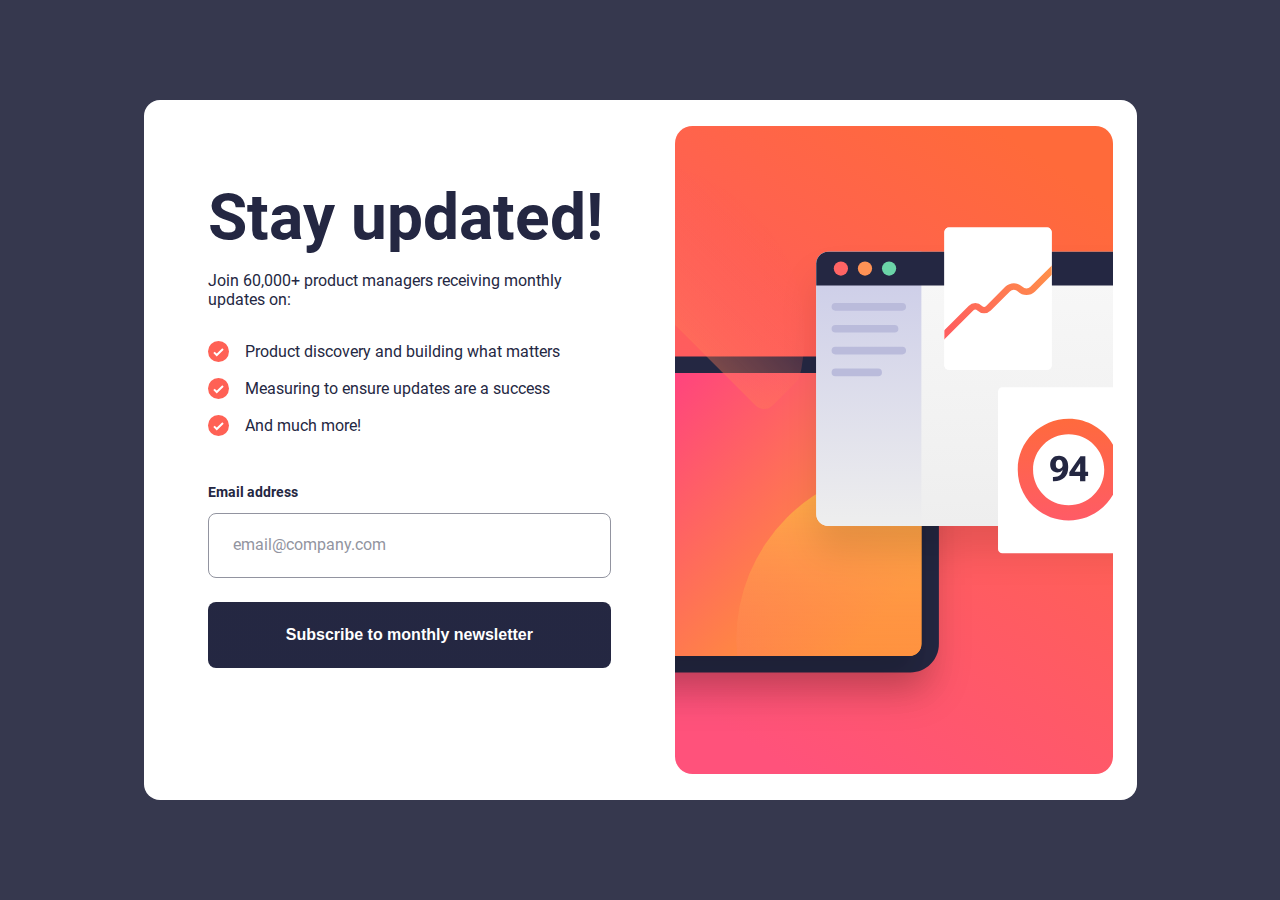
<file: index.html>
<!DOCTYPE html>
<html lang="en">
<head>
  <meta charset="UTF-8">
  <meta name="viewport" content="width=device-width, initial-scale=1.0">

  <link rel="icon" type="image/png" sizes="32x32" href="./assets/images/favicon-32x32.png">
  <link rel="stylesheet" href="style.css">
  
  <title> Frontend Mentor | Newsletter sign-up form with success message </title>
</head>
<body>

  <div class="newsletter-wrapper">

    <div class="form-wrapper">

      <h1 class="newsletter-title mb-1"> Stay updated! </h1>

      <p class="mb-2"> Join 60,000+ product managers receiving monthly updates on: </p>

      <ul class="mb-3">
        <li class="nwl-list-item mb-1">
          <svg class="mr-2" width="21" height="21">
            <use href="#iconList"/>
          </svg>
          <p class="updates">
            Product discovery and building what matters
          </p>
        </li>
        <li class="nwl-list-item mb-1">
          <svg class="mr-2" width="21" height="21">
            <use href="#iconList"/>
          </svg>
          <p class="updates">
            Measuring to ensure updates are a success
          </p>
        </li>
        <li class="nwl-list-item mb-1">
          <svg class="mr-2" width="21" height="21">
            <use href="#iconList"/>
          </svg>
          <p class="updates">
            And much more!
          </p>
        </li>
      </ul>

      <form id="newsletterFrom" class="newsletter-form">
        <div class="labels-wrapper">
          <label class="email-label" for="email"> Email address </label>

          <label id="errorEmailLabel" class="error-email-label" for="email"> Valid email required </label>
        </div>
        <input id="emailInputField" class="email-input" type="email" placeholder="email@company.com">

        <input id="submitInput" class="submit-input" type="submit" value="Subscribe to monthly newsletter">
      </form>

    </div>


    <div class="illustration-sign-up">
      <img class="illustration-desktop" src="./assets/images/illustration-sign-up-desktop.svg" alt="" srcset="">

      <img class="illustration-mobile" src="./assets/images/illustration-sign-up-mobile.svg" alt="" srcset="">
    </div>

  </div>


  <div class="hide-svg">
    <svg id="iconList" xmlns="http://www.w3.org/2000/svg" width="21" height="21" viewBox="0 0 21 21"><g fill="none"><circle cx="10.5" cy="10.5" r="10.5" fill="#FF6155"/><path stroke="#FFF" stroke-width="2" d="M6 11.381 8.735 14 15 8"/></g></svg> 
  </div>

  <script src="script.js"></script>
</body>
</html>
</file>
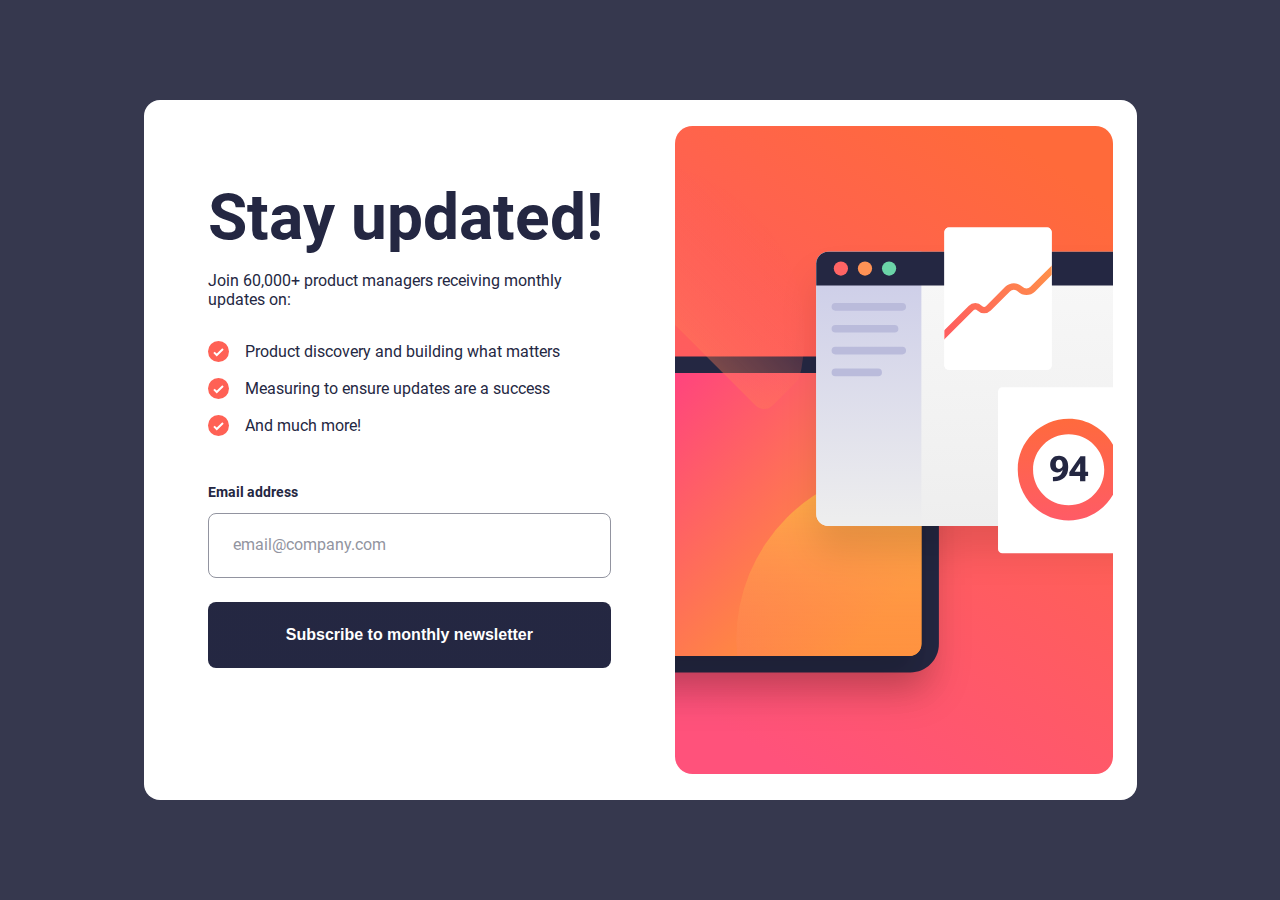
<file: thanks.html>
<!DOCTYPE html>
<html lang="en">
<head>
  <meta charset="UTF-8">
  <meta name="viewport" content="width=device-width, initial-scale=1.0">

  <link rel="icon" type="image/png" sizes="32x32" href="./assets/images/favicon-32x32.png">
  <link rel="stylesheet" href="style.css">
  <link rel="stylesheet" href="thanks.css">
  
  <title> Frontend Mentor | Newsletter sign-up form with success message </title>
</head>
<body>

    <div class="newsletter-wrapper">

        <div class="icon-wrapper mb-2">
            <img src="./assets/images/icon-success.svg" alt="" srcset="">
        </div>

        <h1 class="newsletter-title mb-2"> Thanks for subscribing! </h1>

        <p class="confirmation-desc mb-2">
            A confirmation email has been sent to 
            <strong id="userEmail"> ?</strong>.
            Please open it and click the button inside to confirm your subscription.            
        </p>

        <form id="newsletterFrom" class="newsletter-form">    
            <input id="dismissMessage" class="submit-input" type="submit" value="Dismiss message">
        </form>        
    </div>

    <script>
        const dismissMessage = document.getElementById( 'dismissMessage' ); 

        let getUser = JSON.parse( sessionStorage.getItem( 'userEmail' ) );
        
        if ( getUser ) {
            const userEmail = document.getElementById( 'userEmail' );
            userEmail.textContent = getUser.userEmail;
        } else {
            window.location.href = 'index.html';
        };


        function preventSubmit( e ) {
            e.preventDefault();
        };
        newsletterFrom.addEventListener( 'submit', preventSubmit );

        dismissMessage.addEventListener( 'click', () => {
            sessionStorage.removeItem( 'userEmail' );

            let position = window.location.href;
            let splitted = position.split( '/' );
            let spliced = splitted.splice( splitted.length - 1 );
            
            window.location.href = splitted.join( '/' ) + '/index.html';
        } );

    </script>

</body>
</html>
</file>
<file: style.css>
@font-face {
    font-family: 'Roboto';
    font-style: normal;
    font-weight: 400;  
    src: url( './assets/fonts/Roboto-Regular.ttf' ) format( 'woff2' ); /* Chrome 36+, Opera 23+, Firefox 39+, Safari 12+, iOS 10+ */
}

@font-face {
    font-family: 'Roboto';
    font-style: normal;
    font-weight: 700;    
    src: url( './assets/fonts/Roboto-Bold.ttf' ) format( 'woff2' ); /* Chrome 36+, Opera 23+, Firefox 39+, Safari 12+, iOS 10+ */
}

:root {

    --tomato: hsl( 4, 100%, 67% );
    --dark-slate-grey: hsl( 234, 29%, 20% );
    --charcoal-grey: hsl( 235, 18%, 26% );
    --grey: hsl( 231, 7%, 60% );
    --white: hsl( 0, 0%, 100% );

    --ff-roboto: 'Roboto';
    /* Weights: 400, 700 */
    --font-size-p: 1rem;
}


* {
    margin: 0;
    padding: 0;
}


body {
    height: 100vh;
    display: flex;
    justify-content: center;
    align-items: center;

    color: var( --dark-slate-grey );
    background-color: var( --charcoal-grey );

    font-family: var( --ff-roboto );
    font-size: var( --font-size-p );
}

ul, li {
    list-style: none;
}

input {
    border: none;
    background: none;
}  
input:focus {
    outline: none;
}


.mb-1 {
    margin-bottom: 1rem;
}
.mb-2 {
    margin-bottom: 2rem;
}
.mb-3 {
    margin-bottom: 3rem;
}
.mr-2 {
    margin-right: 1rem;
}

.newsletter-wrapper {
    padding: 1.5rem;

    border-radius: 1rem;

    background-color: var( --white );

    display: flex;
}

.form-wrapper {
    width: 48%;

    margin: 3.5rem 4rem 3.5rem 2.5rem;
}

.newsletter-title {
    font-size: 4rem;
}

.nwl-list-item {
    display: flex;
    align-items: center;
}

.newsletter-form {
    display: flex;
    flex-direction: column;
    justify-content: center;
}

.labels-wrapper {
    display: flex;
    justify-content: space-between;
    margin-bottom: .75rem;
}

.error-email-label {
    display: none;
    color: var( --tomato );
    font-size: .9rem;
    font-weight: 700;
}

.email-label {
    font-size: .9rem;
    font-weight: 700;
}

.email-input {
    margin-bottom: 1.5rem;
    padding: 1.5rem;

    border: 1px solid var( --grey );
    border-radius: .5rem;
}
.error-email-input {
    border: 1px solid var( --tomato );
    background-color: hsla( 4, 100%, 67%, 0.20 );
}
.email-input:hover,
.email-input:focus {
    color: var( --dark-slate-grey );
    border: 1px solid var( --dark-slate-grey );
}
.email-input::-webkit-input-placeholder {
    /* Chrome/Opera/Safari/Edge */
    color: var( --grey );
    font-family: var( --ff-roboto );
    font-size: var( --font-size-p );
}
.email-input::-ms-input-placeholder {
    /* Microsoft Edge */
    color: var( --grey );
    font-family: var( --ff-roboto );
    font-size: var( --font-size-p );
}
.email-input:-ms-input-placeholder {
    /* IE 10+ */
    color: var( --grey );
    font-family: var( --ff-roboto );
    font-size: var( --font-size-p );
}

.error-email-input::-webkit-input-placeholder {
    /* Chrome/Opera/Safari/Edge */
    color: var( --tomato );
}
.error-email-input::-ms-input-placeholder {
    /* Microsoft Edge */
    color: var( --tomato );
}
.error-email-input:-ms-input-placeholder {
    /* IE 10+ */
    color: var( --tomato );
}

.submit-input {
    padding: 1.5rem;

    font-size: var( --font-size-p );
    font-weight: 700;

    color: var( --white );
    /* background-color: var( --dark-slate-grey ); */
    background: linear-gradient( to left, var( --dark-slate-grey ), var( --dark-slate-grey) );

    border-radius: .5rem;

    transition: .5s;

    cursor: pointer;
}
.submit-input:hover {
    background: linear-gradient( to left, #ff6251, #ff5967 );
    box-shadow: 0px 10px 20px 0px #ff5967;;
}

.illustration-sign-up {
    width: 52%;
}
.illustration-desktop {
    height: 100%;
    width: 100%;
}
.illustration-mobile {
    display: none;
}

.hide-svg {
    display: none;
}


@media only screen and ( max-width: 1024px ){
    .newsletter-wrapper {
        margin-inline: 3rem;
    }

    .newsletter-title {
        font-size: 2.5rem;
    }

    .form-wrapper {
        width: auto;
        margin: 1.75rem 2rem 1.75rem .5rem;
    }

    .illustration-sign-up {
        width: 45%;
        overflow: hidden;
        border-top-right-radius: 1rem;
        border-bottom-right-radius: 1rem;
    }

    .illustration-desktop {
        height: 100%;
        width: auto;
    }
}
@media only screen and ( max-width: 800px ){
    body {
        height: auto;
        display: block;
    }

    .newsletter-wrapper {
        height: 100vh;
        padding: 0;
        margin-inline: 0;
        flex-direction: column;
        border-radius: 0;
    }

    .form-wrapper {
        height: 60%;
        margin: 0;
        padding: 1.5rem;
        order: 2;
    }

    /* .newsletter-form {
        width: 85%;
        bottom: 5%;
        position: absolute;        
        font-size: 1rem;
    }     */
    
    .illustration-sign-up {
        width: 100%;
        order: 1;
        border-top-right-radius: 0;
        border-bottom-right-radius: 1rem;
        border-bottom-left-radius: 1rem;
    }
    .illustration-desktop {
        display: none;
    }    
    .illustration-mobile {
        width: 100%;
        display: block;
    }    
}
@media only screen and ( max-width: 450px ) {
    .form-wrapper {
        height: auto;
    }

    .updates {
        width: 80%;
    }

    .email-input {
        padding: 1rem;
    }
    .email-input::-webkit-input-placeholder {
        /* Chrome/Opera/Safari/Edge */
        font-size: .9rem;
    }
    .email-input::-ms-input-placeholder {
        /* Microsoft Edge */
        font-size: .9rem;
    }
    .email-input:-ms-input-placeholder {
        /* IE 10+ */
        font-size: .9rem;
    }

    .submit-input {
        padding: 1rem;
        font-size: .9rem;
        white-space: initial;
    }
}
</file>
<file: thanks.css>
.newsletter-wrapper {
    width: 30%;
    padding: 4rem;
    border-radius: 2.5rem;
    flex-direction: column;
}

.newsletter-title {
    font-size: 3.5rem;
}

@media only screen and ( max-width: 1024px ){
    .newsletter-title {
        font-size: 2.5rem;
    }
}
@media only screen and ( max-width: 800px ){
    body {
        display: flex;
        height: 100vh;
    }

    .newsletter-wrapper {
        height: auto;
        width: 50%;
        padding: 3rem;
    }    
}
@media only screen and ( max-width: 450px ) {
    body {
        height: auto;
        display: block;
        overflow: hidden;
    }

    .newsletter-wrapper {
        height: 100vh;
        width: auto;
        padding: 1.5rem;
        border-radius: 0;
    }

    .icon-wrapper {
        margin-top: 35%;
    }

    .newsletter-form {
        align-items: center;
    }    

    .submit-input {
        width: 85%;
        bottom: 5%;
        position: absolute;        
        font-size: 1rem;
    }    
}
</file>
